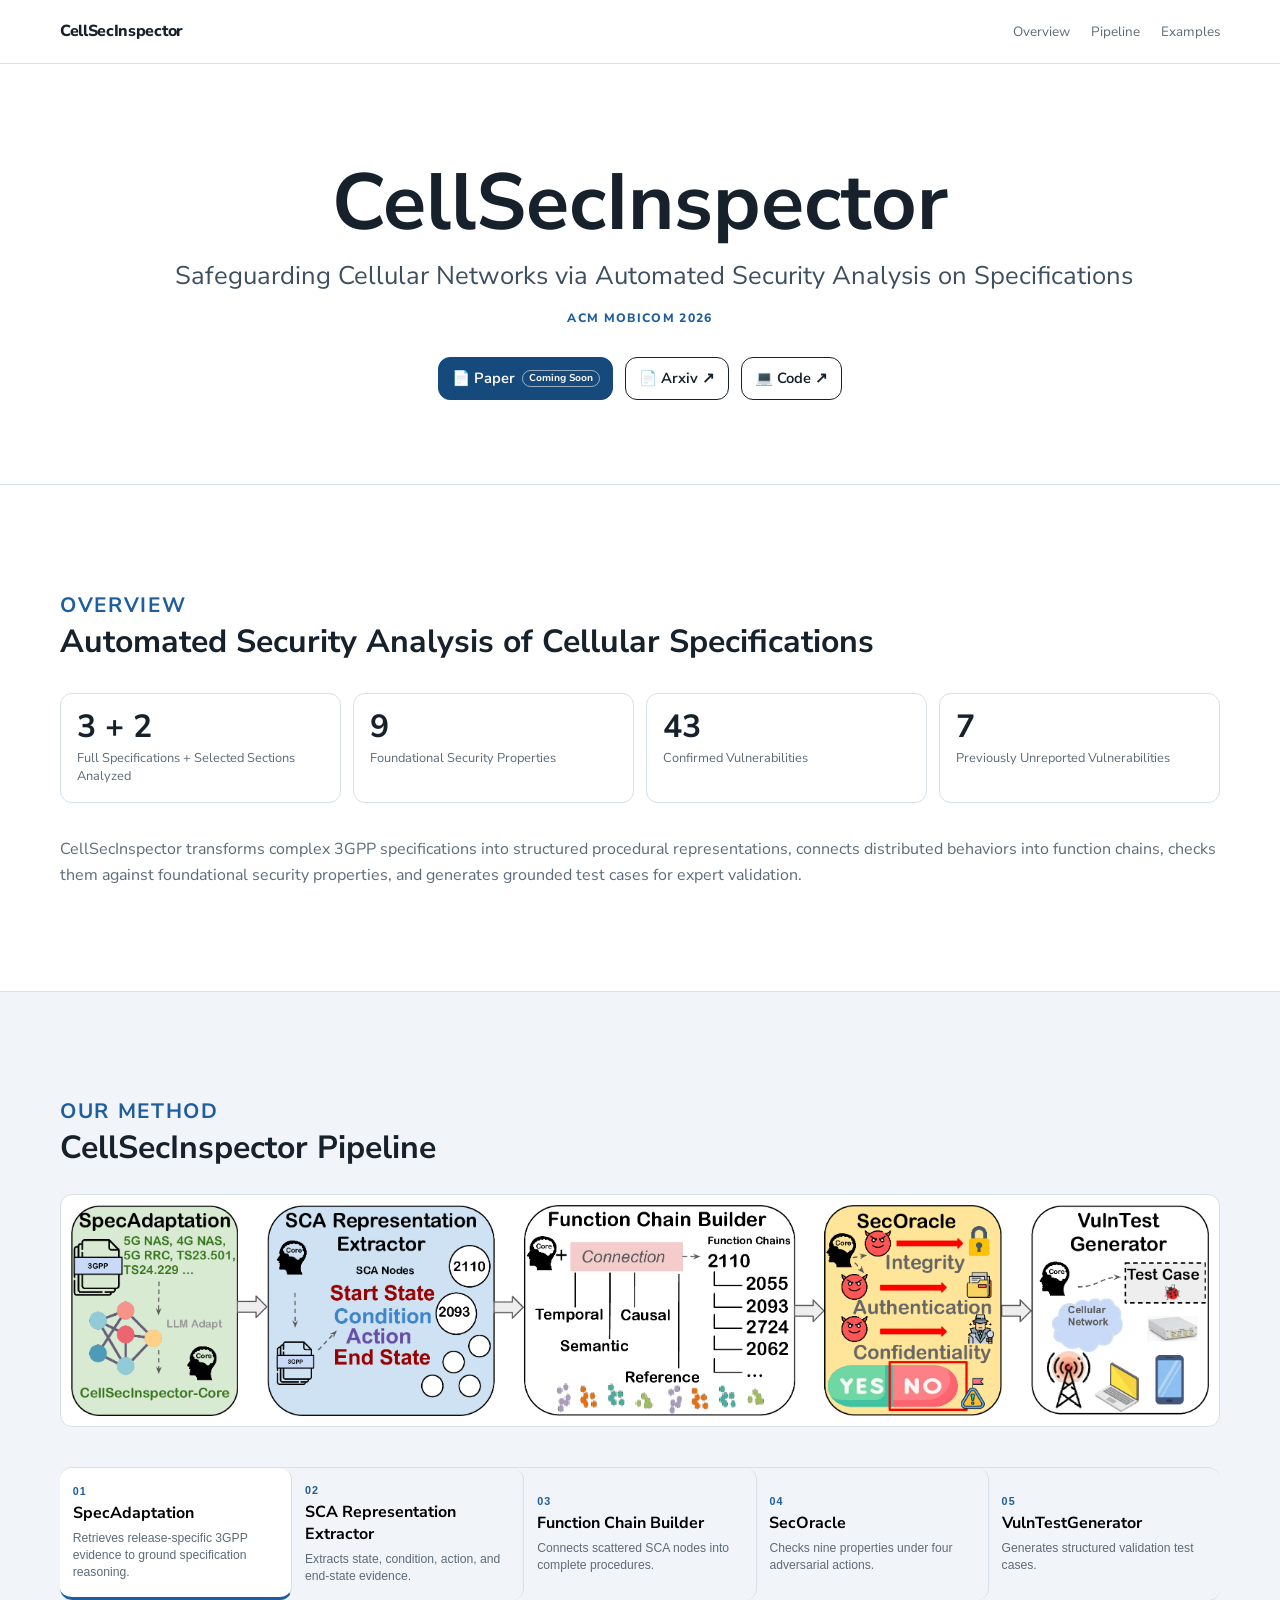
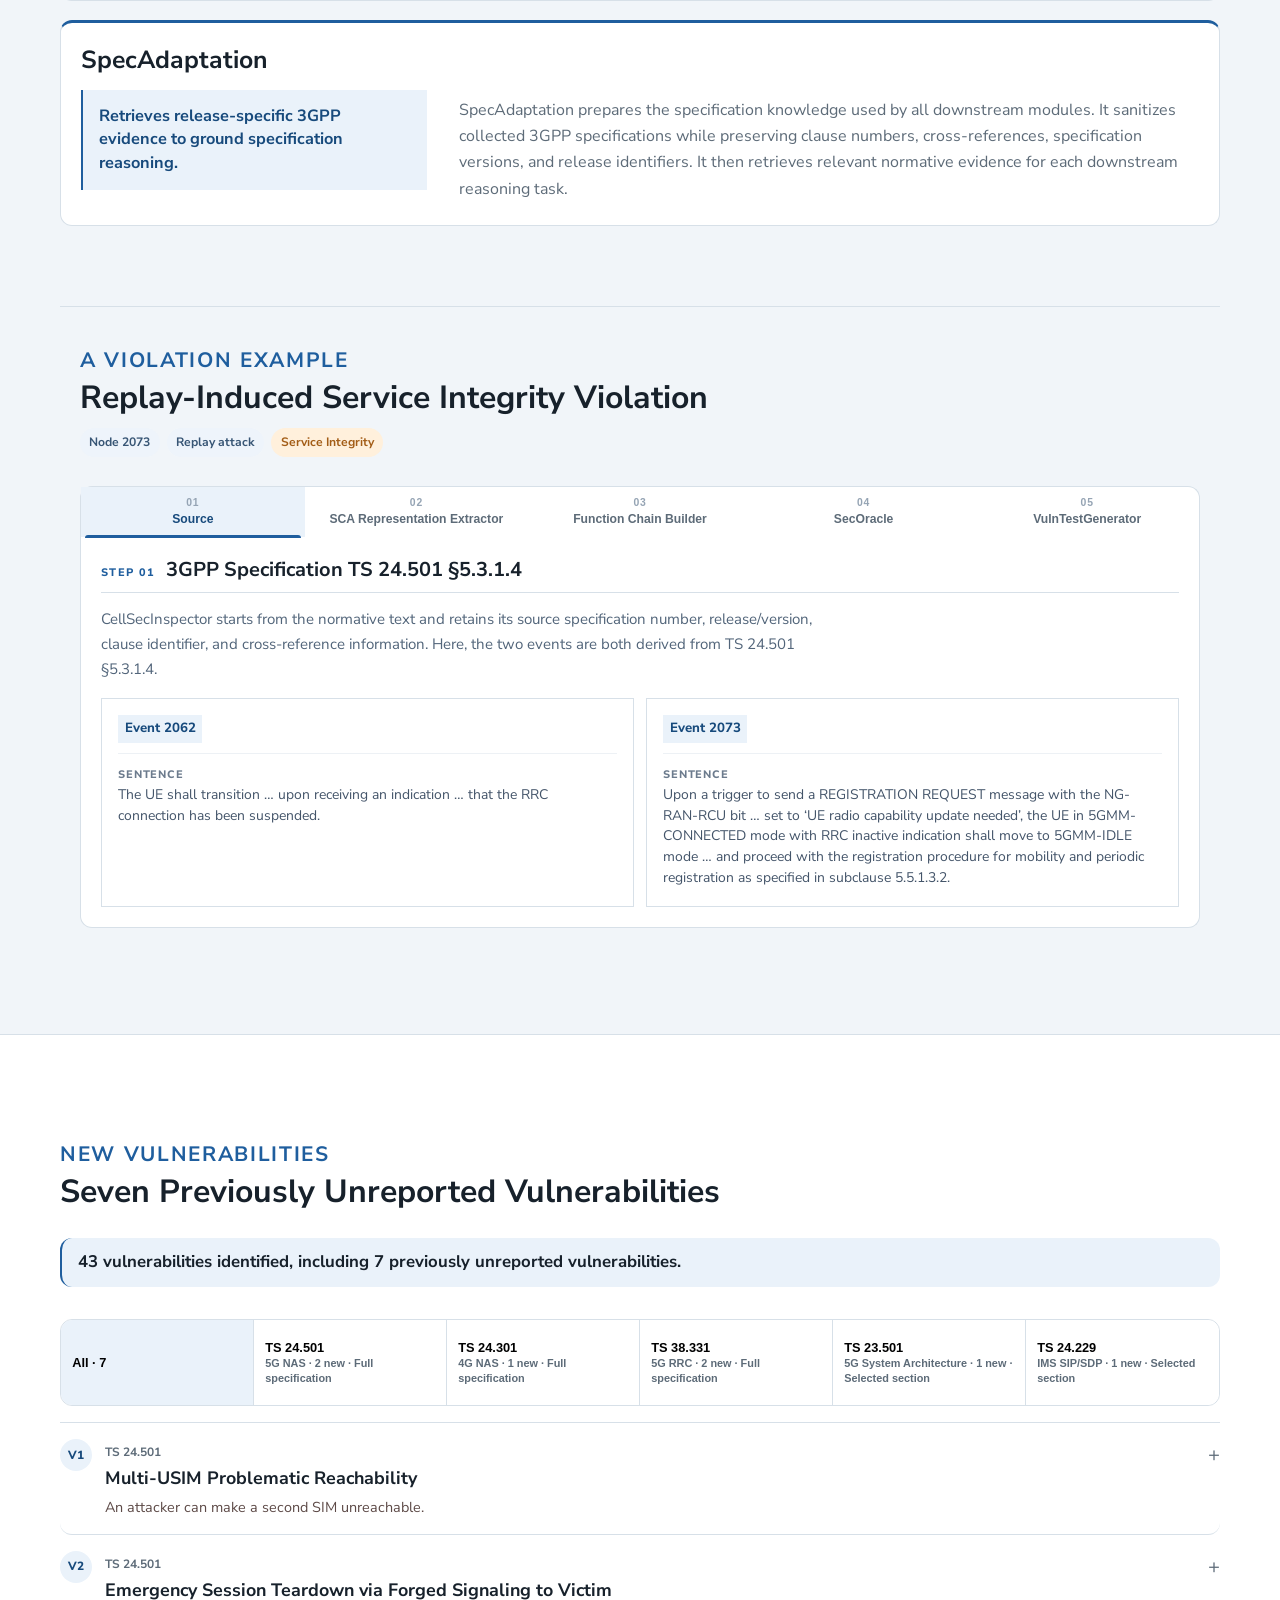
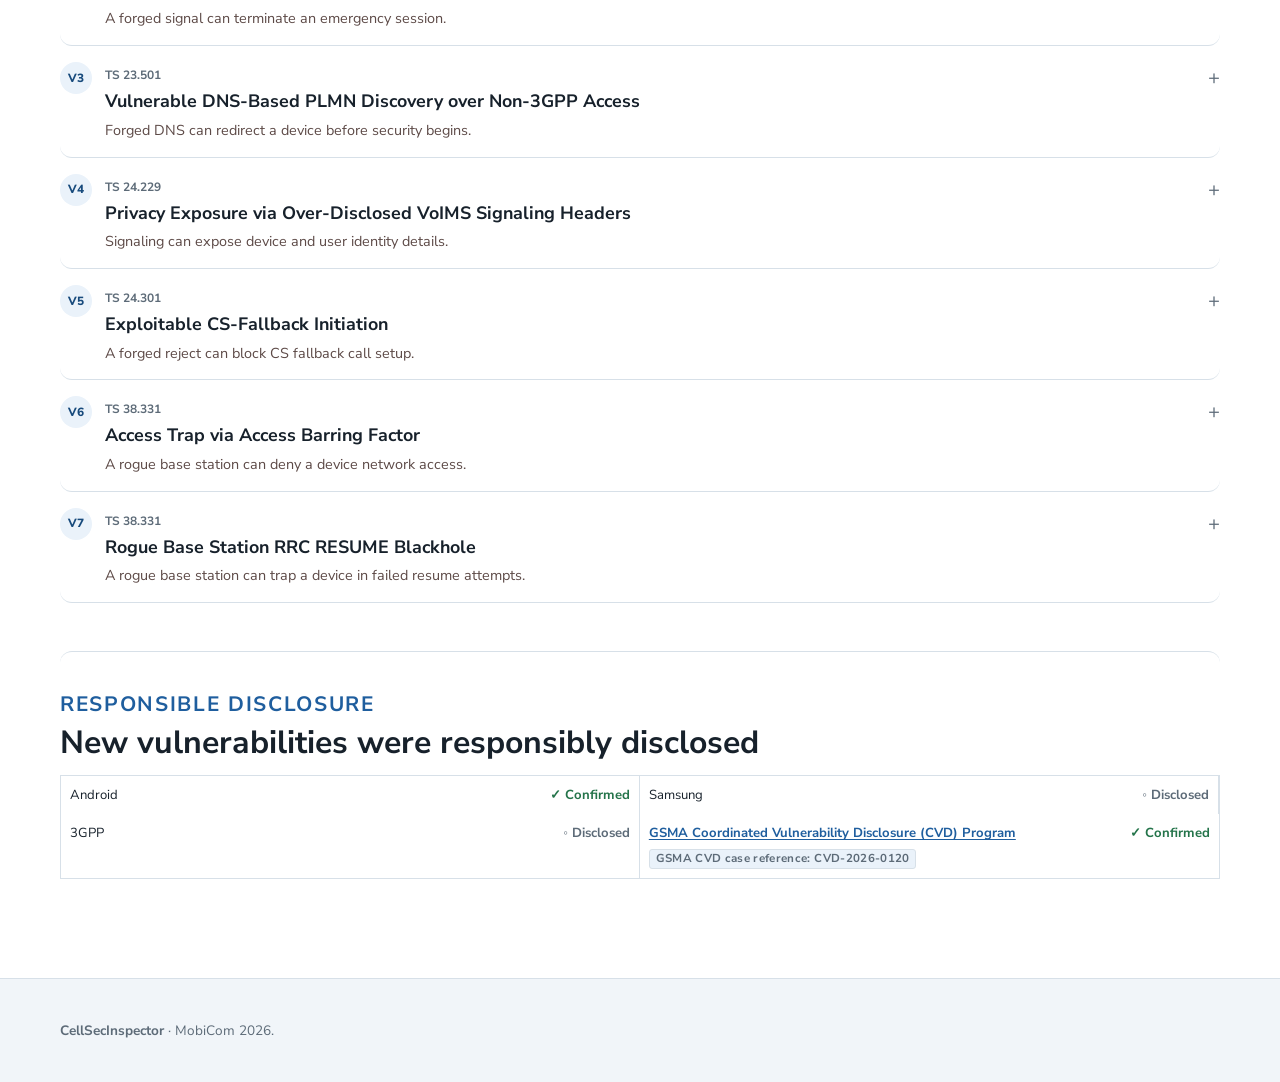
<file: website/index.html>
<!doctype html>
<html lang="en">
  <head>
    <meta charset="utf-8">
    <meta name="google-site-verification" content="l0g0WVXpMCMVh12zyrIpuZM5z5zgQ7Cfahg9MLNVxcA" />
    <meta name="viewport" content="width=device-width, initial-scale=1">
    <title>CellSecInspector: Automated 3GPP Specification Security Analysis</title>
    <meta name="description" content="CellSecInspector automates security analysis of 3GPP specifications.">
    <meta property="og:title" content="CellSecInspector">
    <meta property="og:description" content="Safeguarding cellular networks via automated security analysis on specifications.">
    <link rel="stylesheet" href="https://fonts.googleapis.com/css2?family=Noto+Sans:wght@400;500;600;700;800&family=Nunito+Sans:opsz,wght@6..12,700;6..12,800;6..12,900&display=swap">
    <link rel="stylesheet" href="style.css?v=20260804-9">
    <link rel="stylesheet" href="overrides.css?v=20260805-36">
    <link rel="stylesheet" href="site-clean.css?v=20260805-28">
  </head>
  <body>
    <header class="top-nav" aria-label="Primary navigation"><a class="brand" href="#top" aria-label="CellSecInspector home">CellSecInspector</a><nav class="page-nav" aria-label="Section navigation"><a href="#overview">Overview</a><a href="#system">Pipeline</a><a href="#findings">Examples</a></nav></header>

    <header id="top" class="hero"><div class="container">
      <h1>CellSecInspector</h1>
      <p class="paper-title">Safeguarding Cellular Networks via Automated Security Analysis on Specifications</p>
      <p class="venue">ACM MobiCom 2026</p>
      <div class="link-row"><span class="button primary disabled">📄 Paper <small class="coming-badge">Coming Soon</small></span><a class="button" href="https://arxiv.org/pdf/2512.24682" target="_blank" rel="noopener">📄 Arxiv ↗</a><a class="button" href="https://github.com/Chelsiehi/CellSecInspector-MobiCom26" target="_blank" rel="noopener">💻 Code ↗</a></div>
    </div></header>

    <main>
      <section id="overview" class="section"><div class="container-wide">
        <div class="section-heading"><p class="eyebrow">Overview</p><h2>Automated Security Analysis of Cellular Specifications</h2></div>
        <div class="overview-grid"><article><strong>3 + 2</strong><span>Full Specifications + Selected Sections Analyzed</span></article><article><strong>9</strong><span>Foundational Security Properties</span></article><article><strong>43</strong><span>Confirmed Vulnerabilities</span></article><article><strong>7</strong><span>Previously Unreported Vulnerabilities</span></article></div>
        <p class="overview-copy">CellSecInspector transforms complex 3GPP specifications into structured procedural representations, connects distributed behaviors into function chains, checks them against foundational security properties, and generates grounded test cases for expert validation.</p>
        <!-- Why It Matters temporarily hidden. Keep this block for a future revision.
        <div class="overview-why"><div class="section-heading"><p class="eyebrow">Why It Matters</p><h2>Design flaws in 3GPP specifications can create widespread threats with global negative impact</h2></div>
        <div class="why-grid"><article><h3>The Challenge</h3><ul><li><i aria-hidden="true">🌐</i>Thousands of specifications are published by 3GPP to ensure global interoperability across mobile networks and devices.</li><li><i aria-hidden="true">📚</i>NAS and RRC specifications span thousands of pages, with intricate interdependencies and frequent updates across releases.</li><li><i aria-hidden="true">⏳</i>Traditional manual analysis by experts is slow, error-prone, and infeasible at scale.</li><li><i aria-hidden="true">⚙️</i>Existing automated approaches primarily rely on rule-based parsing, keyword-driven scanning, or manually crafted security requirements.</li><li><i aria-hidden="true">⚠️</i>Design flaws in 3GPP specifications can propagate into all compliant networks and devices, creating widespread threats with global negative impact.</li></ul></article><div class="why-arrow" aria-hidden="true"><b>→</b></div><article><h3>The CellSecInspector Approach</h3><ul><li><i aria-hidden="true">🧩</i>CellSecInspector models mobile network procedures using structured State–Condition–Action representations.</li><li><i aria-hidden="true">🧱</i>The SCA Representation Extractor converts specification text into self-contained procedural transitions.</li><li><i aria-hidden="true">🔗</i>The Function Chain Builder connects scattered SCA nodes across sentences, clauses, and explicit specification references.</li><li><i aria-hidden="true">🛡️</i>SecOracle systematically checks function chains against foundational security properties.</li><li><i aria-hidden="true">🧪</i>VulnTestGenerator automatically produces structured test cases for candidate violations.</li></ul></article></div></div> -->
      </div></section>

      <section id="system" class="section"><div class="container-wide">
        <div class="section-heading method-heading pipeline-heading"><p class="eyebrow">Our Method</p><h2>CellSecInspector Pipeline</h2></div>
        <figure class="figure-panel"><a href="assets/Overview.pdf" target="_blank" rel="noopener"><img src="assets/Overview.png" alt="Figure 1: CellSecInspector system overview, from 3GPP specifications to SCA nodes, function chains, security analysis, and test cases"></a></figure>
        <div class="module-flow" id="module-flow"><button class="active" data-module="adapt"><b>SpecAdaptation</b><span>Retrieves release-specific 3GPP evidence to ground specification reasoning.</span></button><i>→</i><button data-module="sca"><b>SCA Representation Extractor</b><span>Extracts state, condition, action, and end-state evidence.</span></button><i>→</i><button data-module="chain"><b>Function Chain Builder</b><span>Connects scattered SCA nodes into complete procedures.</span></button><i>→</i><button data-module="oracle"><b>SecOracle</b><span>Checks nine properties under four adversarial actions.</span></button><i>→</i><button data-module="test"><b>VulnTestGenerator</b><span>Generates structured validation test cases.</span></button></div><article id="module-detail" class="module-detail"></article>
        <div class="system-example"><div class="section-heading"><p class="eyebrow">A Violation Example</p><h2>Replay-Induced Service Integrity Violation</h2></div>
        <div class="violation-tags" aria-label="Violation example summary"><span>Node 2073</span><span>Replay attack</span><strong>Service Integrity</strong></div>
        <div class="segmented-control walkthrough-steps" role="tablist" aria-label="Analysis steps"><button class="active" data-step="source">Source</button><button data-step="sca">SCA Representation Extractor</button><button data-step="chain">Function Chain Builder</button><button data-step="oracle">SecOracle</button><button data-step="test">VulnTestGenerator</button></div>
        <article id="walkthrough-panel" class="explorer-panel" aria-live="polite"></article></div>
      </div></section>

      <section id="findings" class="section"><div class="container-wide">
        <div class="section-heading findings-heading"><p class="eyebrow">New Vulnerabilities</p><h2>Seven Previously Unreported Vulnerabilities</h2></div>
        <div class="result-banner"><strong>43 vulnerabilities identified, including 7 previously unreported vulnerabilities.</strong></div>
        <div class="spec-filter" role="group" aria-label="Filter findings by specification"><button data-spec="all" class="active">All · 7</button><button data-spec="TS 24.501">TS 24.501<br><small>5G NAS · 2 new · Full specification</small></button><button data-spec="TS 24.301">TS 24.301<br><small>4G NAS · 1 new · Full specification</small></button><button data-spec="TS 38.331">TS 38.331<br><small>5G RRC · 2 new · Full specification</small></button><button data-spec="TS 23.501">TS 23.501<br><small>5G System Architecture · 1 new · Selected section</small></button><button data-spec="TS 24.229">TS 24.229<br><small>IMS SIP/SDP · 1 new · Selected section</small></button></div>
        <div id="findings-grid" class="findings-list"></div>
        <aside class="disclosure"><p class="eyebrow">Responsible Disclosure</p><h3>New vulnerabilities were responsibly disclosed</h3><div class="disclosure-grid"><span>Android <b>Confirmed</b></span><span>Samsung <b>Disclosed</b></span><span>3GPP <b>Disclosed</b></span><span><span class="disclosure-program"><a href="https://www.gsma.com/solutions-and-impact/technologies/security/gsma-mobile-security-research-acknowledgements/" target="_blank" rel="noopener noreferrer">GSMA Coordinated Vulnerability Disclosure (CVD) Program</a><br><small class="cvd-id">GSMA CVD case reference: CVD-2026-0120</small></span><b>Confirmed</b></span></div></aside>
      </div></section>

    </main>
    <footer id="citation"><div class="container"><p><strong>CellSecInspector</strong> · MobiCom 2026.</p></div></footer>
    <script src="data/content.js?v=20260805-2"></script><script src="site.js?v=20260805-30"></script>
  </body>
</html>
</file>
<file: website/style.css>
:root{--bg:#fff;--bg-soft:#fafbff;--bg-panel:#fff;--text:#1d2635;--muted:#667085;--line:rgba(29,38,53,.14);--accent:#1b4fa3;--accent-dark:#133b7a;--accent-soft:rgba(27,79,163,.08);--shadow:0 16px 42px rgba(29,38,53,.08);--serif:Georgia,"Times New Roman",serif;--sans:Inter,ui-sans-serif,system-ui,-apple-system,BlinkMacSystemFont,"Segoe UI",sans-serif}*{box-sizing:border-box}html{scroll-behavior:smooth}body{margin:0;color:var(--text);background:var(--bg);font:17px/1.6 var(--sans);-webkit-font-smoothing:antialiased}a{color:var(--accent-dark);text-decoration-thickness:.08em;text-underline-offset:.16em}img{display:block;max-width:100%}.container{width:min(calc(100% - 2rem),820px);margin:auto}.container-wide{width:min(calc(100% - 2rem),1080px);margin:auto}.brand{position:fixed;top:1.1rem;left:1.1rem;z-index:30;display:block;padding:.34rem .48rem;border:1px solid rgba(29,38,53,.1);border-radius:7px;background:rgba(255,255,255,.82);box-shadow:0 8px 24px rgba(29,38,53,.06);backdrop-filter:blur(8px);color:var(--accent-dark);font-size:.85rem;font-weight:750;text-decoration:none}.page-nav{position:fixed;top:50%;left:1rem;z-index:20;display:grid;gap:.15rem;transform:translateY(-50%);font-size:.78rem;opacity:0;pointer-events:none;transition:opacity 180ms ease}.page-nav.visible{opacity:1;pointer-events:auto}.page-nav a{padding:.2rem .55rem;border-left:2px solid transparent;color:#9ba5b6;text-decoration:none}.page-nav a.active,.page-nav a:hover{border-left-color:var(--accent);color:var(--text)}.hero{padding:4.8rem 0 3.4rem;text-align:center;background:linear-gradient(180deg,rgba(27,79,163,.07),rgba(255,255,255,0) 68%),var(--bg)}.kicker,.eyebrow{color:var(--accent-dark);font-size:.78rem;font-weight:700;letter-spacing:.1em;text-transform:uppercase}.hero h1{max-width:980px;margin:.5rem auto 0;font:700 clamp(2.5rem,5vw,4.2rem)/1.05 var(--serif)}.paper-title{max-width:980px;margin:.35rem auto 0;color:#43506a;font:1.05rem/1.5 var(--serif)}.link-row{display:flex;flex-wrap:wrap;justify-content:center;gap:.75rem;margin:1.55rem 0 1.7rem}.button{display:inline-flex;align-items:center;justify-content:center;min-height:2.35rem;padding:.5rem 1rem;border:1px solid var(--line);border-radius:7px;background:rgba(255,255,255,.78);color:var(--text);font-size:.92rem;font-weight:650;text-decoration:none;transition:transform 160ms ease,border-color 160ms ease}.button:hover{border-color:rgba(27,79,163,.5);transform:translateY(-1px)}.button.primary{border-color:var(--accent);background:var(--accent);color:#fff}.button.primary span{margin-left:.35rem;font-size:.68rem;font-weight:600;opacity:.82}.hero-summary{max-width:780px;margin:auto;color:#43506a;font-size:1.08rem}.section{padding:3.2rem 0}.section+.section{border-top:1px solid var(--line)}.section-heading{margin-bottom:1.4rem}.section-heading h2{margin:.25rem 0 0;font:700 clamp(1.65rem,3vw,2.35rem)/1.18 var(--serif)}.section-copy,.overview-copy{max-width:72ch;color:var(--muted)}.overview-grid{display:grid;grid-template-columns:repeat(4,1fr);gap:1rem;margin:1.4rem 0}.overview-grid article{padding:1rem;border:1px solid var(--line);border-radius:8px;background:var(--bg-soft)}.overview-grid strong{display:block;font:700 1.8rem/1.05 var(--serif)}.overview-grid span{display:block;margin-top:.35rem;color:var(--muted);font-size:.8rem;line-height:1.4}.figure-panel{margin:1.8rem 0 0;padding:1rem;border:1px solid var(--line);border-radius:8px;background:var(--bg-panel);box-shadow:var(--shadow)}.figure-panel img{width:100%;height:auto;border-radius:5px}.figure-panel figcaption{max-width:82ch;margin:.8rem auto 0;color:var(--muted);font-size:.9rem;line-height:1.5;text-align:center}.segmented-control{display:flex;flex-wrap:wrap;gap:.45rem;margin:1.25rem 0}.segmented-control button{padding:.42rem .72rem;border:1px solid var(--line);border-radius:6px;background:#fff;color:var(--text);cursor:pointer;font-size:.83rem;font-weight:650}.segmented-control button.active{border-color:var(--accent);background:var(--accent);color:#fff}.explorer-panel,.results-explorer{border:1px solid var(--line);border-radius:8px;background:var(--bg-panel);box-shadow:var(--shadow)}.explorer-panel{padding:1.3rem}.explorer-panel .eyebrow{margin:0 0 .4rem}.explorer-panel h3{margin:0 0 1rem;font:700 1.2rem/1.4 var(--serif)}.explorer-panel blockquote{margin:1rem 0;padding:.85rem 1rem;border-left:3px solid var(--accent);background:var(--accent-soft);font:italic 1rem/1.55 var(--serif)}.explorer-panel .meta{color:var(--muted);font-size:.84rem}.node-grid{display:grid;grid-template-columns:1fr 1fr;gap:1rem;margin-top:1rem}.node{padding:1rem;border:1px solid var(--line);border-radius:6px;background:#fff}.node>span{color:var(--accent-dark);font-size:.83rem;font-weight:750}.node dl{margin:.65rem 0 0}.node dt,.finding dt{margin-top:.65rem;color:var(--muted);font-size:.68rem;font-weight:800;letter-spacing:.08em;text-transform:uppercase}.node dd,.finding dd{margin:.1rem 0;font-size:.87rem}.results-explorer{padding:1.25rem}.explorer-header{display:flex;justify-content:space-between;gap:2rem;align-items:start}.explorer-header h3{margin:.15rem 0 0;font:700 1.45rem/1.2 var(--serif)}.explorer-header>p{max-width:42ch;margin:0;color:var(--muted);font-size:.91rem}.explorer-controls{display:flex;align-items:center;gap:.55rem;margin:1.35rem 0 .8rem;color:var(--muted);font-size:.86rem}.explorer-controls select{padding:.35rem;border:1px solid var(--line);border-radius:5px;background:#fff;color:var(--text)}.table-wrap{max-height:510px;overflow:auto;border:1px solid var(--line);border-radius:6px;background:#fff}table{width:100%;border-collapse:collapse;font-size:.87rem}th,td{padding:.65rem .75rem;border-bottom:1px solid #e6eaf1;text-align:left}th{position:sticky;top:0;background:#f2f5fa;font-size:.73rem;letter-spacing:.06em;text-transform:uppercase}.yes{color:#1b63b7;font-weight:700}.no{color:#a34f35;font-weight:700}.findings-list{display:grid;gap:.7rem}.finding{border:1px solid var(--line);border-radius:8px;background:var(--bg-panel)}.finding summary{display:grid;grid-template-columns:auto 1fr auto;gap:.8rem;align-items:center;padding:1rem;cursor:pointer;list-style:none}.finding summary::-webkit-details-marker{display:none}.badge{display:grid;place-items:center;width:2rem;height:2rem;border-radius:4px;background:var(--accent-soft);color:var(--accent-dark);font-size:.74rem;font-weight:800}.finding small{color:var(--muted);font-size:.75rem;font-weight:700}.finding h3{margin:.15rem 0 0;font:700 1.15rem/1.25 var(--serif)}.plus{color:var(--muted);font-size:1.25rem}.finding[open] .plus{transform:rotate(45deg)}.finding-body{padding:0 1rem 1rem;border-top:1px solid var(--line)}.finding-body dl{margin:0}footer{padding:2.2rem 0;background:#f3f6fb;color:var(--muted);font-size:.85rem}footer p{margin:.35rem 0}@media(max-width:900px){.brand{position:absolute}.page-nav{display:none}.hero{padding-top:5rem}.overview-grid{grid-template-columns:repeat(2,1fr)}}@media(max-width:650px){body{font-size:16px}.container,.container-wide{width:min(calc(100% - 1.4rem),1080px)}.hero h1{font-size:2.35rem}.paper-title{font-size:.98rem}.section{padding:2.6rem 0}.node-grid{grid-template-columns:1fr}.overview-grid{grid-template-columns:1fr 1fr}.explorer-header{display:block}.explorer-header>p{margin-top:.8rem}}
</file>
<file: website/overrides.css>
#pipeline .section-heading {
  text-align: left;
}

#pipeline .figure-panel {
  margin-left: auto;
  margin-right: auto;
}

#overview .overview-copy,
#walkthrough .section-copy,
#findings .section-copy {
  max-width: none;
}

.paper-title {
  font-size: 1.45rem;
}

html,body { overflow-x:hidden; }
.container-wide { width:min(calc(100% - clamp(1.5rem,5vw,4rem)), 1220px); }
.container { width:min(calc(100% - clamp(1.5rem,5vw,4rem)), 820px); }
.section { padding:clamp(5.5rem,9vw,7.5rem) 0; }
.section-heading h2 { font-size:clamp(2.2rem,4vw,4rem); }
.section-heading { margin-bottom:clamp(1.25rem,2vw,1.8rem); }
.section-copy,.overview-copy { max-width:78ch; }
.explorer-panel,.results-explorer,.finding,.why-grid article,.rq-grid article,.module-detail,.sca-demo article,.explorer-grid article,.disclosure { border-color:rgba(29,38,53,.14); border-radius:8px; box-shadow:0 10px 28px rgba(29,38,53,.05); }
#system,#evaluation { background:#eaf1f8; }
#findings { background:#fcfdff; }
.finding h3,.explorer-grid h3,.disclosure h3,.finding-example h3 { font-size:clamp(1.35rem,2.4vw,2rem); }

.hero { min-height:0; padding:clamp(5.8rem, 12vh, 7.4rem) 0 clamp(3.4rem, 7vh, 4.6rem); }
.hero h1 { font-size:clamp(2.9rem, 7vw, 5.5rem); }
.hero .paper-title { max-width:1080px; font-size:clamp(1.15rem, 2.25vw, 1.75rem); }
.venue { margin:.7rem 0 0; color:var(--muted); font-size:.92rem; font-weight:700; letter-spacing:.02em; }
.coming-badge { margin-left:.4rem; padding:.16rem .38rem; border:1px solid rgba(255,255,255,.55); border-radius:999px; font-size:.62rem; font-weight:700; line-height:1; }

.top-nav { position:sticky; top:0; z-index:50; display:flex; align-items:center; justify-content:space-between; gap:1rem; min-height:4.1rem; padding:0 max(1rem, calc((100% - 1080px) / 2)); border-bottom:1px solid rgba(29,38,53,.12); background:rgba(255,255,255,.86); backdrop-filter:blur(12px); }
.top-nav .brand { position:static; padding:0; border:0; border-radius:0; background:none; box-shadow:none; backdrop-filter:none; color:var(--text); font-size:1rem; }
.top-nav .page-nav { position:static; display:flex; align-items:center; gap:.2rem; transform:none; opacity:1; pointer-events:auto; font-size:.84rem; }
.top-nav .page-nav a { padding:.45rem .62rem; border:0; border-radius:5px; color:var(--muted); }
.top-nav .page-nav a.active,.top-nav .page-nav a:hover { background:var(--accent-soft); color:var(--accent-dark); }
.top-nav a:focus-visible { outline:2px solid var(--accent); outline-offset:2px; }
@media (max-width:650px) { .top-nav { min-height:3.65rem; padding:0 .7rem; } .top-nav .page-nav { max-width:72vw; overflow-x:auto; scrollbar-width:none; } .top-nav .page-nav a { white-space:nowrap; padding:.4rem .45rem; } }

.hero-metrics {
  display: grid;
  grid-template-columns: repeat(4, 1fr);
  gap: .7rem;
  margin: 1.7rem auto 0;
  text-align: left;
}

.hero-metrics article {
  padding: .85rem .9rem;
  border: 1px solid rgba(27, 79, 163, .2);
  border-radius: 8px;
  background: rgba(255, 255, 255, .72);
}

.hero-metrics strong {
  display: block;
  color: var(--accent-dark);
  font: 700 1.85rem/1 var(--serif);
}

.hero-metrics span {
  display: block;
  margin-top: .35rem;
  color: var(--muted);
  font-size: .74rem;
  font-weight: 700;
  line-height: 1.35;
}

.overview-grid article { min-height:0; display:flex; flex-direction:column; justify-content:flex-start; animation:card-enter 420ms both; }
.overview-grid article:nth-child(2) { animation-delay:60ms; }.overview-grid article:nth-child(3) { animation-delay:120ms; }.overview-grid article:nth-child(4) { animation-delay:180ms; }
.overview-grid span { margin-top:.45rem; }
.overview-why { margin-top:3rem; padding-top:3rem; }
@keyframes card-enter { from { opacity:0; transform:translateY(8px); } to { opacity:1; transform:none; } }
@media (prefers-reduced-motion:reduce) { .overview-grid article { animation:none; } }

.why-grid,.rq-grid { display:grid; gap:1rem; }
.why-grid { grid-template-columns:1fr auto 1fr; align-items:stretch; margin:1.4rem 0 2.6rem; }
.why-grid article,.rq-grid article { padding:1.2rem; border:1px solid var(--line); border-radius:8px; background:#fff; }
.why-grid article { position:relative; overflow:hidden; }.why-grid article::before { content:''; position:absolute; inset:0 auto 0 0; width:3px; background:var(--accent); }.why-grid h3 { margin:0; padding-bottom:.65rem; border-bottom:1px solid var(--line); font:700 1.2rem var(--serif); }.why-grid ul { display:grid; gap:.5rem; margin:.85rem 0 0; padding:0; list-style:none; color:var(--muted); }.why-grid li { display:grid; grid-template-columns:2rem 1fr; align-items:start; gap:.55rem; padding:.5rem; border:1px solid transparent; border-radius:7px; background:#f8fafc; font-size:.88rem; line-height:1.5; transition:background 150ms,transform 150ms,border-color 150ms; }.why-grid li:hover { border-color:rgba(27,79,163,.2); background:var(--accent-soft); transform:translateX(2px); }.why-grid i { display:grid; place-items:center; width:1.6rem; height:1.6rem; border-radius:5px; background:#fff; box-shadow:0 2px 6px rgba(29,38,53,.08); font-size:.9rem; font-style:normal; line-height:1; }.why-arrow { align-self:center; display:grid; gap:.3rem; justify-items:center; color:var(--accent-dark); font-size:.72rem; font-weight:700; text-align:center; }.why-arrow b { display:grid; place-items:center; width:2.5rem; height:2.5rem; border:1px solid rgba(27,79,163,.18); border-radius:50%; background:#fff; box-shadow:0 5px 16px rgba(29,38,53,.08); font-size:1.35rem; animation:arrow-in 500ms both; }.why-arrow span { max-width:7rem; }
@keyframes arrow-in { from { opacity:0; transform:translateX(-8px); } to { opacity:1; transform:none; } }
@media (max-width:900px) and (min-width:651px) { .rq-grid { grid-template-columns:repeat(2,1fr); } }
.method-heading { margin-top:2.4rem; }
.system-example { margin-top:4rem; }
.system-example .section-heading { margin-bottom:.7rem; }.violation-tags { display:flex; flex-wrap:wrap; gap:.45rem; margin:.75rem 0; }.violation-tags span,.violation-tags strong { padding:.32rem .58rem; border-radius:999px; background:#eef4fb; color:#385675; font-size:.76rem; font-weight:700; }.violation-tags strong { background:#fff0dc; color:#a35d17; }.violation-copy { max-width:82ch; margin-top:.7rem; padding:.85rem 1rem; border-left:3px solid #d57b2a; background:linear-gradient(90deg,#fffaf4,transparent); color:#556577; line-height:1.65; }.system-example .walkthrough-steps { display:grid; grid-template-columns:repeat(5,1fr); gap:0; margin:1.5rem 0 0; border-bottom:1px solid var(--line); }.system-example .walkthrough-steps button { position:relative; padding:.65rem .45rem .7rem; border:0; border-radius:0; background:transparent; color:var(--muted); font-size:.76rem; text-align:center; }.system-example .walkthrough-steps button::before { content:counter(example-step, decimal-leading-zero); counter-increment:example-step; display:block; margin-bottom:.22rem; color:#95a4b4; font-size:.65rem; font-weight:800; letter-spacing:.08em; }.system-example .walkthrough-steps { counter-reset:example-step; }.system-example .walkthrough-steps button.active { color:var(--accent-dark); background:#f5f9fe; }.system-example .walkthrough-steps button.active::after { content:''; position:absolute; right:.25rem; bottom:-1px; left:.25rem; height:3px; border-radius:3px 3px 0 0; background:var(--accent); }.system-example .explorer-panel { margin-top:0; padding:1.25rem; border-top:0; border-radius:0 0 8px 8px; box-shadow:0 12px 28px rgba(29,38,53,.05); }.system-example .explorer-panel blockquote { border-left-color:#d57b2a; background:#fffaf4; }
@media (max-width:650px) { .system-example .walkthrough-steps { display:flex; overflow-x:auto; }.system-example .walkthrough-steps button { min-width:8.5rem; }.violation-copy { padding:.75rem .85rem; } }
.rq-grid { grid-template-columns:repeat(3,1fr); }
.rq-grid small { color:var(--accent-dark); font-size:.72rem; font-weight:800; }
.rq-grid strong { display:block; margin:.5rem 0; font:700 1.55rem/1.05 var(--serif); }
.rq-grid p,.team-names { margin:0; color:var(--muted); font-size:.85rem; line-height:1.45; }
.rq-grid article { cursor:pointer; }.rq-grid article.active { border-color:var(--accent); background:var(--accent-soft); }.rq-grid article:focus-visible { outline:2px solid var(--accent); outline-offset:2px; }.rq-detail { margin:1rem 0; padding:1rem 1.2rem; border:1px solid var(--accent); border-radius:8px; background:#fafcff; }.rq-detail p:last-child { margin:.25rem 0 0; color:var(--muted); }
.rq2-bars { display:grid; gap:.7rem; margin:1rem 0; }.rq2-bars div { display:grid; grid-template-columns:9rem 1fr 5rem; gap:.7rem; align-items:center; font-size:.82rem; }.rq2-bars i { height:.55rem; border-radius:99px; background:var(--accent); }.rq2-bars div:first-child i { background:#77839a; }
.rq2-tabs { display:flex; gap:.4rem; margin:.8rem 0; }.rq2-tabs button { padding:.35rem .55rem; border:1px solid var(--line); border-radius:5px; background:#fff; cursor:pointer; }.rq2-tabs button.active { border-color:var(--accent); background:var(--accent-soft); }.rq-detail tbody td:nth-child(3) { color:#9b3f2d; font-weight:700; }.rq-detail tbody td:last-child { color:#1b63b7; font-weight:700; }
.conversion-funnel { display:grid; justify-items:center; gap:.28rem; margin:1rem 0; }.conversion-funnel span { width:min(100%,32rem); padding:.45rem; border-radius:5px; background:var(--accent-soft); text-align:center; font-weight:700; }.conversion-funnel span:nth-of-type(4){width:76%;}.conversion-funnel span:nth-of-type(6){width:58%;}.conversion-funnel span:nth-of-type(7){width:44%;}.conversion-funnel b{color:var(--accent);}.conversion-grid{display:grid;grid-template-columns:1fr 1fr;gap:.5rem}.conversion-grid span{padding:.55rem;border:1px solid var(--line);border-radius:5px;font-size:.82rem}.conversion-grid b{display:block;margin-top:.25rem;color:var(--muted)}.conversion-note{padding:.65rem;border-left:3px solid var(--accent);background:var(--accent-soft);font-weight:700}
.coverage { display:grid; gap:.35rem; margin-top:.7rem; font-size:.7rem; }.coverage span { display:grid; grid-template-columns:1fr 3rem; gap:.3rem; align-items:center; }.coverage i { display:block; height:.35rem; border-radius:1rem; background:var(--accent); grid-column:1; }.coverage span { grid-template-columns:1fr 2.2rem; }.coverage i { width:100%; }
.resource-links { display:flex; flex-wrap:wrap; gap:.7rem; }
.spec-filter { display:grid; grid-template-columns:repeat(6,1fr); gap:.5rem; margin:1rem 0; }.spec-filter button { padding:.6rem; border:1px solid var(--line); border-radius:6px; background:#fff; text-align:left; cursor:pointer; font-weight:700; }.spec-filter small { color:var(--muted); font-size:.68rem; font-weight:600; }.spec-filter button.active { border-color:var(--accent); background:var(--accent-soft); }
.finding[open] .plus { transform:none; font-size:0; }.finding[open] .plus::after { content:'−'; font-size:1.25rem; }
.sca-demo { display:grid; grid-template-columns:minmax(0,1fr) auto minmax(0,1fr); align-items:center; gap:1rem; margin:1rem 0 1.15rem; }.sca-demo article { padding:1.15rem; border:1px solid var(--line); border-radius:8px; }.sca-demo article:first-child>p:last-child { font:1.05rem/1.75 var(--serif); }.sca-demo button { border:0; background:transparent; color:inherit; cursor:pointer; text-align:left; font:inherit; }.sca-demo article:first-child button { padding:0 .08rem; border-radius:3px; }.sca-demo article:last-child button { display:block; width:100%; margin:.45rem 0; padding:.65rem; border:1px solid var(--line); border-radius:5px; }.sca-demo b,.sca-demo span { display:block; }.sca-demo span { margin-top:.18rem; color:var(--muted); font-size:.84rem; }.sca-demo .active { outline:2px solid var(--accent); background:var(--accent-soft); }.sca-demo button:focus-visible { outline:2px solid var(--accent); outline-offset:2px; }.sca-arrow { display:grid; justify-items:center; gap:.3rem; color:var(--muted); font-size:.7rem; line-height:1.2; text-align:center; }.sca-arrow b { color:var(--accent); font-size:1.5rem; }.sca-legend { display:flex; flex-wrap:wrap; gap:.35rem; margin-top:.8rem; }.sca-legend span { margin:0; padding:.22rem .4rem; border-radius:999px; font-size:.69rem; color:#263548; }.sca-source .evidence-trigger,.sca-legend .evidence-trigger { background:#dceeff; }.sca-source .evidence-action,.sca-legend .evidence-action { background:#dff4e6; }.sca-source .evidence-timer,.sca-legend .evidence-timer { background:#fff0c9; }.sca-source .evidence-connection,.sca-legend .evidence-connection { background:#eee2fb; }.sca-source .evidence-reference,.sca-legend .evidence-reference { background:#fde2e6; }.sca-source button.active { box-shadow:0 0 0 2px var(--accent); }.module-subtitle { color:var(--muted); margin-top:-.15rem; }
.module-flow { display:flex; align-items:stretch; gap:.45rem; margin:1.25rem 0 .7rem; overflow:auto; }
.module-flow button { flex:1; min-width:10rem; padding:.85rem; border:1px solid var(--line); border-radius:8px; background:#fff; text-align:left; cursor:pointer; }
.module-flow button.active { border-color:var(--accent); background:var(--accent-soft); }
.module-flow b,.module-flow span { display:block; }.module-flow span { margin-top:.35rem; color:var(--muted); font-size:.77rem; line-height:1.35; }.module-flow i { align-self:center; color:var(--accent); font-style:normal; animation:pulse 1.5s infinite; }.module-detail { min-height:5rem; padding:1rem 1.15rem; border-left:3px solid var(--accent); background:var(--accent-soft); }.module-detail p:last-child { margin:.2rem 0 0; }
.module-detail h3{margin:.1rem 0 .5rem;font:700 1.5rem var(--serif)}.evidence-flow{display:flex;align-items:center;gap:.4rem;flex-wrap:wrap;margin:1rem 0}.evidence-flow span,.metadata span{padding:.4rem .55rem;border:1px solid var(--line);border-radius:5px;background:#fff;font-size:.8rem}.evidence-flow b{color:var(--accent)}.metadata{display:flex;gap:.4rem;flex-wrap:wrap;margin:.7rem 0}.metadata b{width:100%;font-size:.8rem}.example-box{padding:.8rem;border:1px solid var(--line);border-radius:6px;background:#fff}.example-box p{margin:.15rem 0 .6rem;color:var(--muted);font-size:.88rem}
.adapt-copy { display:grid; grid-template-columns:minmax(14rem,.7fr) minmax(0,1.5fr); gap:1.2rem; align-items:start; margin-top:.85rem; }.adapt-copy p { margin:0; }.adapt-copy p:first-child { padding:.9rem 1rem; border-left:3px solid var(--accent); border-radius:0 7px 7px 0; background:#fff; color:var(--accent-dark); font:700 1.02rem/1.45 var(--serif); }.adapt-copy p:last-child { padding:.2rem 0; color:var(--muted); line-height:1.65; }
@media (max-width:650px) { .adapt-copy { grid-template-columns:1fr; gap:.8rem; } }
.explorer-grid { display:grid; grid-template-columns:1fr 1fr; gap:1rem; margin-top:1.4rem; }.explorer-grid article { padding:1.15rem; border:1px solid var(--line); border-radius:8px; }.explorer-grid h3 { margin:.25rem 0 .7rem; font:700 1.2rem/1.2 var(--serif); }.explorer-grid article>p:last-child { color:var(--muted); font-size:.86rem; }.chain-diagram { display:flex; align-items:center; gap:.45rem; flex-wrap:wrap; padding:.7rem; background:#fafcff; }.chain-diagram span,.chain-diagram b { padding:.38rem .5rem; border-radius:5px; font-size:.75rem; }.chain-diagram span { border:1px solid var(--line); background:#fff; }.chain-diagram b { color:#fff; background:#3676c5; }.chain-diagram .reference { background:#9b3f2d; }.security-matrix { display:grid; grid-template-columns:repeat(4,1fr); gap:.35rem; }.security-matrix div { padding:.4rem; border-radius:4px; background:var(--accent-soft); color:var(--accent-dark); font-size:.72rem; font-weight:700; text-align:center; }.security-matrix div:nth-child(n+5) { background:#fff1ee; color:#9b3f2d; }
@keyframes pulse { 50% { transform:translateX(3px); } }

#walkthrough {
  background: #fafcff;
}

.walkthrough-steps {
  gap: .55rem;
  margin: 1.65rem 0 1rem;
}

.walkthrough-steps button {
  padding: .58rem .78rem;
}

#walkthrough-panel {
  box-shadow: none;
}

.step-explainer {
  max-width: 78ch;
  margin: 0 0 1rem;
  color: var(--muted);
  font-size: .95rem;
  line-height: 1.55;
}

.finding-example {
  display: grid;
  grid-template-columns: minmax(15rem, .8fr) minmax(0, 1.2fr);
  gap: 1.8rem;
  align-items: center;
  margin: 1.5rem 0;
  padding: 1.25rem;
  border: 1px solid var(--line);
  border-radius: 10px;
  background: #fff;
}

.finding-example .eyebrow {
  margin: 0 0 .35rem;
}

.finding-example h3 {
  margin: 0;
  font: 700 clamp(1.25rem, 2.3vw, 1.7rem)/1.2 var(--serif);
}

.finding-example p:not(.eyebrow) {
  margin: .65rem 0 0;
  color: var(--muted);
  font-size: .94rem;
  line-height: 1.55;
}

.finding-example img {
  width: 100%;
  border-radius: 6px;
}

.finding {
  border-left: 3px solid #c86754;
}

.finding summary {
  align-items: start;
}

.finding-summary p {
  margin: .45rem 0 0;
  color: #5d4a47;
  font-size: .9rem;
  line-height: 1.45;
}

.finding-summary p b {
  color: #9b3f2d;
}

.finding-figure {
  margin: 1.1rem 0;
  padding: .7rem;
  border: 1px solid var(--line);
  border-radius: 7px;
  background: #fff;
}

.finding-figure img {
  width: 100%;
  border-radius: 4px;
}

.finding-figure figcaption {
  margin-top: .55rem;
  color: var(--muted);
  font-size: .78rem;
  line-height: 1.4;
}
.result-banner { margin:0 0 1rem; padding:.85rem 1rem; border-left:3px solid var(--accent); background:var(--accent-soft); font:700 1.05rem/1.35 var(--serif); }.disclosure-grid { display:grid; grid-template-columns:1fr 1fr; gap:.5rem; margin:.8rem 0; }.disclosure-grid span { display:flex; justify-content:space-between; gap:.5rem; padding:.55rem; border:1px solid var(--line); border-radius:5px; font-size:.82rem; }.disclosure-grid b { color:#24744a; }.disclosure-grid b::before { content:'✓ '; }.disclosure-grid span:nth-child(2) b,.disclosure-grid span:nth-child(3) b { color:var(--muted); }.disclosure-grid span:nth-child(2) b::before,.disclosure-grid span:nth-child(3) b::before { content:'◦ '; }
.disclosure-grid > span:nth-child(4) { align-items:flex-start; }.disclosure-grid > span:nth-child(4) > .disclosure-program { display:block; flex:1; min-width:0; padding:0; border:0; font-size:inherit; }.disclosure-program a { color:var(--accent); font-weight:700; line-height:1.35; }.cvd-id { display:inline-block; margin-top:.3rem; padding:.13rem .36rem; border:1px solid var(--line); border-radius:3px; background:var(--accent-soft); color:var(--muted); font:700 .72rem/1.2 var(--sans); letter-spacing:.03em; }
.disclosure { margin-top:1.2rem; padding:1.15rem; border:1px solid var(--line); border-radius:8px; background:#fafcff; }.disclosure h3 { margin:.2rem 0; font:700 1.2rem/1.2 var(--serif); }.disclosure p:last-child { margin:.55rem 0 0; color:var(--muted); font-size:.9rem; }

@media (max-width: 650px) {
  .hero-metrics {
    grid-template-columns: 1fr 1fr;
  }

  .why-grid,.rq-grid { grid-template-columns:1fr; }.why-arrow { grid-template-columns:1fr auto 1fr; grid-template-rows:1fr; margin:.2rem 0; }.why-arrow span { max-width:none; }.why-arrow b { transform:rotate(90deg); }
  .explorer-grid { grid-template-columns:1fr; }
  .sca-demo { grid-template-columns:1fr; }
  .sca-arrow { grid-template-columns:1fr auto 1fr; grid-template-rows:1fr; }
  .sca-arrow b { transform:rotate(90deg); }
  .spec-filter { grid-template-columns:1fr 1fr; }
  .disclosure-grid { grid-template-columns:1fr; }

  .walkthrough-steps button {
    width: 100%;
    text-align: left;
  }

  .finding-example {
    grid-template-columns: 1fr;
    gap: 1rem;
  }
}

@media (min-width: 801px) {
  .hero .container {
    width: min(calc(100% - 2rem), 1080px);
  }

  .paper-title {
    max-width: none;
    white-space: nowrap;
  }
}

/* Module 03: interactive function-chain explorer */
.chain-legend { display:flex; flex-wrap:wrap; gap:.5rem; margin:1rem 0 .65rem; }
.chain-legend span { padding:.3rem .55rem; border-radius:999px; font-size:.76rem; font-weight:700; }
.chain-legend .temporal { background:#e2efff; color:#1a5ea7; }.chain-legend .semantic { background:#eee6fb; color:#65429b; }.chain-legend .causal { background:#fff0df; color:#b45c10; }.chain-legend .reference { background:#e0f5e9; color:#26754e; }
.chain-scroller { overflow-x:auto; padding:.4rem; border:1px solid var(--line); border-radius:8px; background:#fff; }
.chain-graph { display:block; min-width:760px; width:100%; height:auto; }.chain-node { cursor:pointer; }.chain-node rect { fill:#fff; stroke:#7d8999; stroke-width:1.3; transition:fill .18s ease,stroke .18s ease,stroke-width .18s ease; }.chain-node text { font:700 13px var(--sans); fill:#1d2b3a; pointer-events:none; }.chain-node .chain-node-key { font:10px var(--sans); fill:#5f6b78; }.chain-node:hover rect,.chain-node.active rect,.chain-node:focus rect { fill:var(--accent-soft); stroke:var(--accent); stroke-width:2.4; }.chain-node:focus { outline:none; }
.chain-edge { fill:none; stroke-width:3; marker-end:url(#chainArrow); cursor:pointer; pointer-events:stroke; }.chain-edge.neutral { stroke:#aebbc9; stroke-width:2; cursor:default; pointer-events:none; }.chain-edge.temporal { stroke:#2f79c9; }.chain-edge.semantic { stroke:#7a57a8; stroke-dasharray:8 6; }.chain-edge.causal { stroke:#dc7b27; stroke-width:4; }.chain-edge.reference { stroke:#329160; stroke-width:6; }.chain-edge.active { stroke-width:7; filter:drop-shadow(0 0 2px rgba(34,71,110,.35)); }.chain-graph marker path { fill:#60758c; }
.chain-inspector { margin-top:.85rem; padding:.9rem 1rem; border-left:3px solid var(--accent); background:#fff; }.chain-inspector p { margin:.15rem 0 .45rem; }.chain-inspector dl { display:grid; grid-template-columns:10rem 1fr; gap:.45rem .75rem; margin:.6rem 0 0; }.chain-inspector dt { font-weight:700; }.chain-inspector dd { margin:0; color:var(--muted); }.chain-key { font:600 1rem/1.4 var(--serif); }.chain-note { margin:.9rem 0 0; color:var(--muted); font-size:.9rem; line-height:1.6; }
@media (max-width:650px) { .chain-inspector dl { grid-template-columns:1fr; gap:.15rem; } }
.chain-paper-figure { width:min(100%,900px); margin:1rem auto 0; padding:.8rem; border:1px solid var(--line); border-radius:8px; background:#fff; }.chain-paper-figure img { display:block; width:100%; height:clamp(300px,58vw,680px); object-fit:contain; object-position:center; border-radius:5px; background:#fff; }.chain-paper-figure figcaption { margin:.6rem .15rem .05rem; color:var(--muted); font-size:.78rem; line-height:1.4; text-align:center; }
.chain-intro { max-width:76ch; margin:.15rem 0 1rem; color:var(--muted); }.chain-strategies { display:grid; grid-template-columns:1.2fr 1fr; gap:.75rem; }.chain-strategies article { padding:1rem; border:1px solid var(--line); border-radius:8px; background:#fff; }.chain-number { color:var(--accent); font-size:.68rem; font-weight:800; letter-spacing:.12em; }.chain-strategies h4 { margin:.25rem 0 .35rem; font:700 1.08rem/1.25 var(--serif); }.chain-strategies article>p { margin:0; color:var(--muted); font-size:.82rem; line-height:1.5; }.connection-types { display:grid; gap:.35rem; margin-top:.75rem; }.connection-types span { display:grid; grid-template-columns:5rem 1fr; gap:.45rem; padding:.38rem .45rem; border-radius:5px; background:#f6f9fc; font-size:.75rem; }.connection-types b { color:var(--accent-dark); }.connection-types small { color:var(--muted); font-size:.75rem; }.reference-steps { display:flex; flex-wrap:wrap; align-items:center; gap:.3rem; margin-top:.9rem; }.reference-steps span { padding:.35rem .42rem; border-radius:5px; background:var(--accent-soft); color:#36516e; font-size:.72rem; }.reference-steps b { color:var(--accent); }.chain-figure-label { display:flex; align-items:baseline; gap:.55rem; margin:.1rem .15rem .65rem; }.chain-figure-label span { color:var(--accent); font-size:.68rem; font-weight:800; letter-spacing:.1em; text-transform:uppercase; }.chain-figure-label b { font:700 1rem var(--serif); }
@media (max-width:650px) { .chain-strategies { grid-template-columns:1fr; }.connection-types span { grid-template-columns:4.7rem 1fr; } }

/* Module 04: SecOracle security analysis */
.attack-cards { display:grid; grid-template-columns:repeat(4,1fr); gap:.65rem; margin:1rem 0; }.attack-cards article { padding:.8rem; border:1px solid var(--line); border-radius:8px; background:#fff; transition:transform .18s ease,border-color .18s ease; }.attack-cards article:hover { transform:translateY(-3px); border-color:var(--accent); }.attack-cards i { display:grid; place-items:center; width:1.9rem; height:1.9rem; border-radius:50%; background:var(--accent-soft); color:var(--accent); font-style:normal; font-weight:700; }.attack-cards h4 { margin:.55rem 0 .25rem; font:700 1rem var(--serif); }.attack-cards p { margin:0; color:var(--muted); font-size:.78rem; line-height:1.45; }
.security-equation { display:flex; flex-wrap:wrap; align-items:center; justify-content:center; gap:.55rem; margin:1.2rem 0 .9rem; text-align:center; }.security-equation span,.security-equation strong { padding:.38rem .6rem; border-radius:5px; background:#fff; border:1px solid var(--line); font-size:.82rem; }.security-equation strong { color:var(--accent); background:var(--accent-soft); }.security-equation b { color:var(--accent); font-size:1.15rem; }
.property-grid { display:grid; grid-template-columns:repeat(3,1fr); gap:.55rem; }.property-grid .property-card { display:flex; align-items:center; min-height:4.7rem; padding:.7rem; border:1px solid var(--line); border-radius:7px; background:#fff; }.property-grid .property-card b { font:700 .88rem/1.3 var(--serif); }.property-grid .property-card:hover { border-color:var(--accent); background:var(--accent-soft); }
.property-detail,.candidate-example { margin-top:.8rem; padding:.85rem 1rem; border:1px solid var(--line); border-radius:7px; background:#fff; }.property-detail p { margin:.15rem 0; }.candidate-example dl { display:grid; grid-template-columns:7rem 1fr; gap:.4rem .75rem; margin:.55rem 0 0; }.candidate-example dt { font-weight:700; }.candidate-example dd { margin:0; color:var(--muted); }.candidate-example dd strong { color:#a55313; }.oracle-note { margin:.85rem 0 0; padding:.75rem .9rem; border-left:3px solid var(--accent); color:var(--muted); background:#f8fbff; font-size:.9rem; line-height:1.55; }
@media (max-width:650px) { .attack-cards { grid-template-columns:1fr 1fr; }.property-grid { grid-template-columns:1fr; }.candidate-example dl { grid-template-columns:1fr; gap:.12rem; } }

/* Refined SecOracle analysis matrix */
.module-detail:has(.oracle-group) { background:linear-gradient(145deg,#f5f9ff 0%,#eef5ff 100%); }.security-equation { justify-content:flex-start; padding:.75rem; border:1px solid rgba(27,79,163,.16); border-radius:9px; background:rgba(255,255,255,.78); }.security-equation span,.security-equation strong { flex:1; min-width:9rem; text-align:center; border:0; border-radius:6px; background:#edf4fe; }.security-equation strong { background:#dceafa; }.oracle-group { margin-top:1rem; }.oracle-label { margin:0 0 .5rem; color:var(--accent-dark); font-size:.72rem; font-weight:800; letter-spacing:.1em; text-transform:uppercase; }.attack-cards { gap:.5rem; margin:0; }.attack-cards article { min-height:8.3rem; padding:.85rem; box-shadow:0 4px 14px rgba(29,38,53,.04); }.attack-cards article:nth-child(1) i { background:#e3efff; color:#2869b0; }.attack-cards article:nth-child(2) i { background:#f0e9ff; color:#7251a4; }.attack-cards article:nth-child(3) i { background:#fff0dc; color:#b6631d; }.attack-cards article:nth-child(4) i { background:#e3f5e9; color:#28764e; }.attack-cards h4 { font-size:1.02rem; }.property-grid { gap:.45rem; }.property-grid .property-card { min-height:3.75rem; padding:.65rem .72rem; border-color:#dfe8f1; box-shadow:0 3px 10px rgba(29,38,53,.025); }.property-grid .property-card b { font-size:.82rem; }

/* Module 05: generated validation test case */
.test-structure { margin-top:.85rem; padding:.9rem 1rem; border:1px solid var(--line); border-radius:8px; background:#fff; }.test-structure ul { display:flex; flex-wrap:wrap; gap:.45rem; margin:.55rem 0 0; padding:0; list-style:none; }.test-structure li { padding:.3rem .5rem; border-radius:999px; background:var(--accent-soft); color:#36516e; font-size:.78rem; }
.test-intro { max-width:72ch; color:var(--muted); }.validation-bridge { display:grid; grid-template-columns:1fr auto 1fr auto 1fr; align-items:stretch; gap:.5rem; margin:1rem 0; }.validation-bridge article { min-height:8.5rem; padding:.8rem; border:1px solid var(--line); border-radius:8px; background:#fff; }.validation-bridge article span,.validation-bridge article b { display:block; }.validation-bridge article span { color:var(--accent); font-size:.7rem; font-weight:800; letter-spacing:.1em; }.validation-bridge article b { margin:.35rem 0; font:700 1rem var(--serif); }.validation-bridge article p { margin:0; color:var(--muted); font-size:.78rem; line-height:1.45; }.validation-bridge>i { align-self:center; color:var(--accent); font-size:1.2rem; font-style:normal; }.test-guidance { margin-top:.8rem; padding:.85rem 1rem; border-left:3px solid var(--accent); background:#fff; }.test-guidance p { margin:.2rem 0 .55rem; color:var(--muted); font-size:.88rem; line-height:1.55; }.test-guidance .eyebrow { color:var(--accent-dark); }.test-guidance p:last-child { margin-bottom:0; }.test-guidance strong { color:var(--text); }
@media (max-width:650px) { .validation-bridge { grid-template-columns:1fr; }.validation-bridge>i { justify-self:center; transform:rotate(90deg); } }

/* Violation example content workspace */
.system-example .walk-header { display:flex; align-items:baseline; gap:.7rem; padding-bottom:.65rem; border-bottom:1px solid var(--line); }.system-example .walk-header span { color:var(--accent); font-size:.68rem; font-weight:800; letter-spacing:.12em; }.system-example .walk-header h3 { margin:0; color:var(--text); font:700 1.25rem/1.25 var(--serif); }.system-example .step-explainer { max-width:82ch; margin:.85rem 0 1rem; color:#52657a; font-size:.94rem; line-height:1.65; }.system-example .walk-result { margin:.7rem 0; padding:.7rem .85rem; border-radius:6px; background:#f5f9fe; color:var(--accent-dark); font:600 .96rem/1.5 var(--serif); }.system-example .node-grid { gap:.75rem; }.system-example .node { padding:1rem; border-color:#dbe5ef; box-shadow:none; }.system-example .node>span { display:inline-block; padding:.22rem .42rem; border-radius:4px; background:var(--accent-soft); }.system-example .node dl { border-top:1px solid #edf1f5; padding-top:.1rem; }.system-example .node dt { color:#6c7b8d; }.system-example .node dd { color:#435469; line-height:1.48; }.system-example .meta { display:inline-block; margin:.4rem 0 0; padding:.25rem .45rem; border-radius:4px; background:#fff4e7; color:#9a5a17; font-size:.76rem; }.system-example .table-wrap { max-height:460px; border-color:#dbe5ef; }.system-example .table-wrap th { background:#edf4fb; color:#415b77; }

/* Clean editorial visual reset */
body { background:#fff; }.hero { background:#fff; border-bottom:1px solid var(--line); }.top-nav { box-shadow:none; }.section+.section { border-top:1px solid var(--line); }.overview-grid article,.why-grid article,.module-detail,.figure-panel,.finding,.disclosure,.explorer-panel { border-radius:4px; box-shadow:none; }.overview-grid article { background:#fff; }.overview-grid { gap:.7rem; }.overview-grid article { padding:.9rem; }.overview-grid strong { font-size:1.65rem; }.why-grid article { background:#fff; }.why-grid article::before { display:none; }.why-grid h3 { padding-bottom:.5rem; }.why-grid ul { gap:0; }.why-grid li { padding:.55rem 0; border:0; border-bottom:1px solid #edf0f3; border-radius:0; background:transparent; }.why-grid li:last-child { border-bottom:0; }.why-grid li:hover { transform:none; background:transparent; }.why-grid i { width:1.45rem; height:1.45rem; border-radius:3px; box-shadow:none; background:#f2f6fb; }.why-arrow b { width:2rem; height:2rem; border:0; border-radius:0; background:transparent; box-shadow:none; }.figure-panel { padding:.6rem; background:#fff; }.module-flow { gap:0; border-bottom:1px solid var(--line); }.module-flow i { align-self:center; margin:0 -.1rem; color:#a4b0bd; animation:none; }.module-flow button { min-width:9.5rem; padding:.7rem .65rem; border:0; border-radius:0; background:transparent; }.module-flow button.active { border:0; border-bottom:3px solid var(--accent); background:transparent; }.module-detail { padding:1.15rem 0 0; border:0; border-left:0; background:#fff; }.module-detail h3 { margin:0 0 .65rem; }.adapt-copy p:first-child,.test-guidance,.oracle-note,.walk-result { border-radius:0; background:#f7faff; }.chain-strategies article,.attack-cards article,.property-grid .property-card,.validation-bridge article { border-radius:4px; box-shadow:none; }.chain-paper-figure { border-radius:4px; box-shadow:none; }.chain-figure-label { margin-bottom:.45rem; }.security-equation { padding:.55rem 0; border:0; border-radius:0; background:transparent; }.security-equation span,.security-equation strong { border-radius:3px; }.attack-cards article:hover,.rq-grid article:hover { transform:none; box-shadow:none; }.finding { border-left:2px solid var(--accent); }.finding-figure { border-radius:3px; box-shadow:none; }.result-banner { border-left-width:2px; background:#f6f9fd; }.disclosure { background:#fff; }.violation-tags span,.violation-tags strong { border-radius:3px; }.system-example .walkthrough-steps button.active { background:transparent; }.system-example .explorer-panel { box-shadow:none; }.system-example .node { border-radius:3px; }.button { border-radius:4px; box-shadow:none; }

/* Clear but restrained content boundaries */
#system { background:#fafcff; }.overview-grid article,.why-grid article { border-color:#cfd9e4; }.why-grid article { padding:1.2rem; }.figure-panel,.module-detail,.chain-paper-figure,.explorer-panel,.disclosure { border-color:#c8d4e0; box-shadow:0 5px 14px rgba(29,38,53,.045); }.figure-panel { padding:.85rem; }.module-detail { margin-top:1rem; padding:1.15rem; border:1px solid #c8d4e0; border-top:3px solid var(--accent); border-radius:6px; }.module-detail .sca-demo,.module-detail .chain-strategies,.module-detail .attack-cards,.module-detail .validation-bridge { margin-top:1rem; }.system-example .explorer-panel { border:1px solid #c8d4e0; border-top:0; box-shadow:0 5px 14px rgba(29,38,53,.045); }.system-example .walkthrough-steps { background:#fff; border:1px solid #c8d4e0; border-bottom:0; border-radius:6px 6px 0 0; }.system-example .walkthrough-steps button.active { background:#f2f7fd; }.finding { border-color:#c8d4e0; border-left:3px solid var(--accent); box-shadow:0 3px 10px rgba(29,38,53,.035); }.disclosure { padding:1.25rem; }.chain-strategies article,.attack-cards article,.property-grid .property-card,.validation-bridge article { border-color:#cfd9e4; background:#fff; }.test-guidance { border:1px solid #cfd9e4; border-left:3px solid var(--accent); }

/* RQ5 runtime dashboard */
.runtime-lead { max-width:70ch; margin:.25rem 0 .8rem; color:var(--muted); }.runtime-hero { display:flex; align-items:center; gap:1rem; padding:.85rem 1rem; border-left:3px solid var(--accent); background:var(--accent-soft); }.runtime-hero strong { font:700 clamp(1.35rem,3vw,2rem) var(--serif); color:var(--accent-dark); }.runtime-hero b { color:var(--accent); font-size:1.6rem; }.runtime-metrics { display:grid; grid-template-columns:1fr 1fr; gap:.65rem; margin:.75rem 0; }.runtime-metrics span { padding:.7rem .8rem; border:1px solid var(--line); border-radius:7px; background:#fff; }.runtime-metrics b,.runtime-metrics small { display:block; }.runtime-metrics b { color:var(--accent-dark); font:700 1.08rem var(--serif); }.runtime-metrics small { margin-top:.25rem; color:var(--muted); font-size:.76rem; line-height:1.35; }.runtime-tabs { display:flex; flex-wrap:wrap; gap:.4rem; margin:.9rem 0 .65rem; }.runtime-tabs button { padding:.42rem .6rem; border:1px solid var(--line); border-radius:5px; background:#fff; cursor:pointer; font-size:.8rem; }.runtime-tabs button.active { border-color:var(--accent); color:var(--accent-dark); background:var(--accent-soft); }.runtime-tabs button:focus-visible { outline:2px solid var(--accent); outline-offset:2px; }.runtime-caption { margin:.2rem 0 .6rem; color:var(--muted); font-size:.82rem; }.runtime-chart { display:grid; gap:.55rem; }.runtime-row { display:grid; grid-template-columns:8.5rem minmax(5rem,1fr) 6rem; align-items:center; gap:.65rem; }.runtime-row b,.runtime-row small { display:block; }.runtime-row b { font-size:.84rem; }.runtime-row small { color:var(--muted); font-size:.68rem; }.runtime-track { height:.72rem; border-radius:999px; background:#e7edf4; overflow:hidden; }.runtime-track i { display:block; min-width:2px; height:100%; border-radius:inherit; background:linear-gradient(90deg,#4e87c6,#225f9f); }.runtime-row strong { text-align:right; color:#314b67; font-size:.8rem; }.runtime-table { margin-top:.1rem; }.runtime-table td:nth-child(4),.runtime-table td:nth-child(6),.runtime-table td:nth-child(7) { color:#314b67; font-weight:700; }
@media (max-width:650px) { .runtime-metrics { grid-template-columns:1fr; }.runtime-row { grid-template-columns:6.6rem minmax(4rem,1fr) 4.7rem; gap:.45rem; } }

/* Evaluation research-result panels */
#evaluation { background:linear-gradient(180deg,#fbfdff,#f5f9fd); }.rq-grid { align-items:stretch; }.rq-grid article { position:relative; overflow:hidden; min-height:10.5rem; transition:transform .18s ease,border-color .18s ease,box-shadow .18s ease; }.rq-grid article:hover { transform:translateY(-3px); border-color:rgba(27,79,163,.35); box-shadow:0 12px 26px rgba(29,38,53,.08); }.rq-detail { position:relative; margin-top:1rem; padding:1.35rem; border:1px solid #d7e4f2; border-radius:10px; background:#fff; box-shadow:0 14px 32px rgba(29,38,53,.06); }.rq-detail::before { content:''; position:absolute; top:0; right:1.25rem; left:1.25rem; height:3px; border-radius:0 0 4px 4px; background:linear-gradient(90deg,var(--accent),#7ba5d3,transparent); }.rq-detail>.eyebrow,.rq-detail .eyebrow { color:var(--accent-dark); }.rq-detail>p:not(.eyebrow),.rq-detail .rq1-insight>p:last-child { max-width:78ch; line-height:1.65; }.rq2-bars { display:grid; grid-template-columns:1fr 1fr; gap:.75rem; margin:1rem 0; }.rq2-bars>div { display:grid; grid-template-columns:1fr auto; gap:.45rem; padding:.8rem; border:1px solid #dfe8f2; border-radius:7px; background:#f8fbff; }.rq2-bars b { color:var(--accent-dark); }.rq2-bars span { color:var(--muted); font-size:.82rem; }.rq2-bars i { grid-column:1 / -1; height:.5rem; border-radius:999px; background:linear-gradient(90deg,#2d72b9,#79a8da); }.rq-tabs,.rq2-tabs,.runtime-tabs { padding:.32rem; border-radius:7px; background:#f0f5fa; }.rq-tabs button,.rq2-tabs button,.runtime-tabs button { border-color:transparent; background:transparent; }.rq-tabs button.active,.rq2-tabs button.active,.runtime-tabs button.active { border-color:#c6d8eb; background:#fff; box-shadow:0 2px 7px rgba(29,38,53,.06); }.rq-detail table { font-size:.81rem; }.rq-detail th { background:#edf4fb; color:#45617f; }.rq-detail tr:hover td { background:#f7faff; }.rq-detail .conversion-funnel { padding:.5rem 0; }.conversion-funnel span { box-shadow:0 2px 7px rgba(29,38,53,.04); }.conversion-grid span { border-color:#dce6f0; background:#fbfdff; }.rq1-metrics { display:flex; align-items:stretch; gap:.65rem; margin:.85rem 0; }.rq1-metrics span,.rq1-metrics strong { display:grid; flex:1; padding:.85rem; border:1px solid #dce7f2; border-radius:8px; background:#f8fbff; }.rq1-metrics strong { background:var(--accent-soft); border-color:rgba(27,79,163,.25); }.rq1-metrics b,.rq1-metrics small { display:block; }.rq1-metrics b { color:var(--accent-dark); font:700 1.65rem var(--serif); }.rq1-metrics small { margin-top:.2rem; color:var(--muted); font-size:.73rem; line-height:1.35; }.rq1-metrics>i { align-self:center; color:var(--accent); font-size:1.3rem; font-style:normal; font-weight:800; }
@media (max-width:650px) { .rq-grid article { min-height:9.5rem; }.rq2-bars { grid-template-columns:1fr; }.rq1-metrics { flex-wrap:wrap; }.rq1-metrics span,.rq1-metrics strong { min-width:40%; }.rq1-metrics>i { padding:0 .1rem; } }
</file>
<file: website/site-clean.css>
/* A single, calm academic-project visual system for the existing page. */
:root{--bg:#fff;--bg-system:#f1f5f9;--text:#17212b;--muted:#5d6b78;--line:#d7e0e8;--accent:#1f5e9e;--accent-dark:#174a7c;--accent-soft:#eaf2fa;--serif:Georgia,"Times New Roman",serif;--sans:Inter,ui-sans-serif,system-ui,-apple-system,BlinkMacSystemFont,"Segoe UI",sans-serif}
*{box-sizing:border-box}body{background:var(--bg);color:var(--text);font:16px/1.6 var(--sans)}html,body{overflow-x:hidden}.container,.container-wide{width:min(calc(100% - 3rem),1160px)}

/* Header */
.top-nav{position:sticky;top:0;z-index:50;display:flex;align-items:center;min-height:64px;padding:0 max(1.5rem,calc((100% - 1160px)/2));border-bottom:1px solid var(--line);background:rgba(255,255,255,.97);backdrop-filter:none}.top-nav .brand{position:static;margin-right:auto;padding:0;border:0;border-radius:0;background:transparent;box-shadow:none;color:var(--text);font-size:1rem;font-weight:800;letter-spacing:-.02em}.top-nav .page-nav{position:static;display:flex;gap:1.3rem;margin-left:auto;transform:none;opacity:1;pointer-events:auto;font-size:.84rem}.top-nav .page-nav a{padding:0;border:0;border-radius:0;color:var(--muted);text-decoration:none}.top-nav .page-nav a.active,.top-nav .page-nav a:hover{background:transparent;color:var(--accent);text-decoration:underline;text-decoration-thickness:1px;text-underline-offset:.3em}

/* Hero and shared editorial structure */
.hero{min-height:0;padding:6.2rem 0 5.3rem;text-align:left;background:#fff;border-bottom:1px solid var(--line)}.hero .container{width:min(calc(100% - 3rem),1160px)}.hero h1{max-width:1100px;margin:0;font:700 clamp(3rem,6.2vw,5.5rem)/1.02 var(--serif);letter-spacing:-.055em}.hero .paper-title{max-width:930px;margin:.85rem 0 0;color:#3e4e5e;font:clamp(1.15rem,2vw,1.62rem)/1.42 var(--serif)}.venue{margin:.95rem 0 0;color:var(--accent);font-size:.76rem;font-weight:800;letter-spacing:.11em;text-transform:uppercase}.link-row{justify-content:flex-start;margin:1.8rem 0 0}.button{min-height:auto;padding:.52rem .8rem;border:1px solid var(--text);border-radius:3px;background:transparent;box-shadow:none}.button.primary{border-color:var(--text);background:var(--text)}.coming-badge{border-radius:2px}.section{padding:5.4rem 0}.section+.section{border-top:1px solid var(--line)}.section-heading{max-width:930px;margin-bottom:1.8rem}.section-heading h2{margin:.2rem 0 0;font:700 clamp(2rem,4vw,3.5rem)/1.1 var(--serif);letter-spacing:-.04em}.eyebrow{color:var(--accent);font-size:.7rem;letter-spacing:.12em}.overview-copy,.section-copy{max-width:730px;color:var(--muted);font-size:1rem}

/* Overview and Why */
.overview-grid{display:grid;grid-template-columns:repeat(4,1fr);gap:1px;margin:2.1rem 0;background:var(--line);border:1px solid var(--line)}.overview-grid article{min-height:0;padding:1.05rem 1rem;background:#fff;border:0;border-radius:0;box-shadow:none;animation:none}.overview-grid strong{font:700 2rem/1 var(--serif)}.overview-grid span{margin-top:.45rem;color:var(--muted);font-size:.8rem}.overview-why{margin-top:4.7rem;padding-top:0}.why-grid{display:grid;grid-template-columns:1fr 56px 1fr;gap:2.2rem;align-items:stretch;margin:2rem 0 0}.why-grid article{padding:0;border:0;border-radius:0;background:transparent;box-shadow:none}.why-grid article::before{display:none}.why-grid h3{margin:0;padding-bottom:.6rem;border-bottom:1px solid var(--line);font:700 1.25rem var(--serif)}.why-grid ul{display:block;margin:0;padding:0;list-style:none}.why-grid li{display:grid;grid-template-columns:1.8rem 1fr;gap:.55rem;padding:.73rem 0;border:0;border-bottom:1px solid var(--line);border-radius:0;background:transparent;color:var(--muted);font-size:.9rem;line-height:1.5;transition:none}.why-grid li:hover{background:transparent;transform:none}.why-grid i{display:grid;place-items:center;width:1.45rem;height:1.45rem;border-radius:0;background:transparent;box-shadow:none;font-style:normal}.why-arrow{align-self:center}.why-arrow b{display:block;width:auto;height:auto;border:0;border-radius:0;background:transparent;box-shadow:none;color:var(--accent);font-size:1.75rem;animation:none}

/* System */
#system{background:var(--bg-system)}.method-heading{margin-top:0}.figure-panel{margin:1.8rem 0 0;padding:.65rem;border:1px solid var(--line);border-radius:0;background:#fff;box-shadow:none}.figure-panel img{border-radius:0}.module-flow{display:flex;gap:0;margin:2.5rem 0 0;border-top:1px solid var(--line);border-bottom:1px solid var(--line);overflow-x:auto;counter-reset:module}.module-flow i{display:none}.module-flow button{position:relative;flex:1;min-width:11rem;padding:1rem .8rem .9rem;border:0;border-right:1px solid var(--line);border-radius:0;background:transparent;counter-increment:module;text-align:left}.module-flow button::before{content:"0" counter(module);display:block;margin-bottom:.35rem;color:var(--accent);font-size:.67rem;font-weight:800;letter-spacing:.1em}.module-flow button:last-of-type{border-right:0}.module-flow button.active{border:0;border-right:1px solid var(--line);border-bottom:3px solid var(--accent);background:#fff}.module-flow b{font:700 1rem var(--serif)}.module-flow span{font-size:.76rem;line-height:1.4}.module-detail{min-height:0;margin-top:1.2rem;padding:1.25rem;border:1px solid var(--line);border-top:3px solid var(--accent);border-left:1px solid var(--line);border-radius:0;background:#fff;box-shadow:none}.module-detail h3{margin:0 0 .75rem;font:700 1.55rem var(--serif)}.adapt-copy{gap:2rem}.adapt-copy p:first-child{border-left:2px solid var(--accent);border-radius:0;background:var(--accent-soft)}.sca-demo article,.chain-strategies article,.attack-cards article,.property-grid .property-card,.validation-bridge article{border-color:var(--line);border-radius:0;box-shadow:none}.sca-demo article{background:#fff}.chain-paper-figure{border-color:var(--line);border-radius:0;box-shadow:none}.security-equation{border:0;border-radius:0;background:transparent}.security-equation span,.security-equation strong{border-radius:2px}.system-example{margin-top:5rem}.system-example .section-heading{margin-bottom:.8rem}.violation-tags span,.violation-tags strong{border-radius:2px}.system-example .walkthrough-steps{margin-top:1.8rem;border:1px solid var(--line);border-bottom:0;border-radius:0;background:#fff}.system-example .walkthrough-steps button{border-radius:0}.system-example .walkthrough-steps button.active{background:var(--accent-soft)}.system-example .explorer-panel{border:1px solid var(--line);border-top:0;border-radius:0;box-shadow:none}.system-example .node{border-color:var(--line);border-radius:0;background:#fff}.system-example .node>span,.system-example .walk-result{border-radius:0}

/* Findings */
#findings{background:#fff}.result-banner{margin:1.5rem 0;border-left:2px solid var(--accent);background:var(--accent-soft);font-family:var(--serif)}.spec-filter{display:grid;grid-template-columns:repeat(6,1fr);gap:0;margin:2rem 0 1rem;border:1px solid var(--line)}.spec-filter button{min-height:5.3rem;padding:.7rem;border:0;border-right:1px solid var(--line);border-radius:0;background:#fff;font-size:.8rem}.spec-filter button:last-child{border-right:0}.spec-filter button.active{border-color:var(--line);background:var(--accent-soft)}.findings-list{gap:0;border-top:1px solid var(--line)}.finding{border:0;border-bottom:1px solid var(--line);border-left:0;border-radius:0;background:#fff;box-shadow:none}.finding summary{padding:1rem 0}.badge{border-radius:0}.finding h3{font-size:1.12rem}.finding-body{padding:0 0 1.3rem;border-top:0}.finding-figure{padding:.55rem;border-color:var(--line);border-radius:0;box-shadow:none}.disclosure{margin-top:3rem;padding:1.2rem 0 0;border:0;border-top:1px solid var(--line);border-radius:0;background:transparent;box-shadow:none}.disclosure-grid{gap:0;border:1px solid var(--line)}.disclosure-grid span{border:0;border-right:1px solid var(--line);border-radius:0}.disclosure-grid span:last-child{border-right:0}footer{background:var(--bg-system);border-top:1px solid var(--line)}

@media(max-width:760px){.container,.container-wide,.hero .container{width:min(calc(100% - 2rem),1160px)}.top-nav{min-height:58px;padding:0 1rem}.top-nav .page-nav{gap:.7rem;max-width:70vw;overflow-x:auto}.hero{padding:4.15rem 0}.section{padding:3.6rem 0}.overview-grid{grid-template-columns:1fr 1fr}.why-grid{grid-template-columns:1fr;gap:1.6rem}.why-arrow{display:none}.adapt-copy{grid-template-columns:1fr}.spec-filter{grid-template-columns:1fr 1fr}.spec-filter button{border-bottom:1px solid var(--line)}.disclosure-grid{grid-template-columns:1fr}.disclosure-grid span{border-right:0;border-bottom:1px solid var(--line)}.disclosure-grid span:last-child{border-bottom:0}}

/* Shared section typography and content spacing. */
.section-heading .eyebrow{margin-bottom:.4rem;font:700 clamp(1.3rem,1.35vw,1.5rem)/1.2 var(--sans);letter-spacing:.08em}.section-heading h2{font-size:clamp(1.6rem,2.5vw,2.5rem)}.system-example{padding:1.25rem;border-top:1px solid var(--line)}.finding-figure{width:60%;margin:1.1rem auto}.finding-figure img{width:100%;height:auto}
@media(max-width:760px){.finding-figure{width:100%}}

/* One shared radius for every visible card, panel, and interactive container. */
.overview-grid article,.why-grid article,.rq-grid article,.rq-detail,.figure-panel,.module-flow,.module-detail,.explorer-panel,.results-explorer,.finding,.finding-figure,.disclosure,.chain-paper-figure,.chain-scroller,.sca-demo article,.chain-strategies article,.attack-cards article,.property-grid .property-card,.validation-bridge article,.test-structure,.test-guidance,.property-detail,.candidate-example,.security-equation,.result-banner,.runtime-hero,.runtime-metrics span,.node,.walk-result{border-radius:12px}.spec-filter{border-radius:12px;overflow:hidden}.spec-filter button:first-child{border-radius:11px 0 0 11px}.spec-filter button:last-child{border-radius:0 11px 11px 0}.system-example .walkthrough-steps{border-radius:12px 12px 0 0}.system-example .explorer-panel{border-radius:0 0 12px 12px}.segmented-control button,.module-flow button,.property-grid .property-card,.attack-cards article,.validation-bridge article,.sca-demo article{border-radius:12px}.violation-tags span,.violation-tags strong,.badge,.chain-legend span,.sca-legend span,.test-structure li{border-radius:999px}
.overview-grid{gap:.75rem;background:transparent;border:0}.overview-grid article{border:1px solid var(--line);box-shadow:none}

/* Keep the site navigation visible at every scroll position. */
body{padding-top:64px}.top-nav{position:fixed;top:0;right:0;left:0;z-index:100}@media(max-width:760px){body{padding-top:58px}}
.button,.coming-badge{border-radius:12px}
.hero{text-align:center}.hero h1{margin-right:auto;margin-left:auto}.hero .paper-title{margin-right:auto;margin-left:auto}.link-row{justify-content:center}.button.primary{border-color:var(--accent-dark);background:var(--accent-dark)}

/* Disclosure follows the shared section title scale. */
.disclosure .eyebrow{margin-bottom:.4rem;font:700 clamp(1.3rem,1.35vw,1.5rem)/1.2 var(--sans);letter-spacing:.08em}.disclosure h3{font-size:clamp(1.6rem,2.5vw,2.5rem)}
.section-heading{max-width:none}

/* Arial Rounded locally, with web-font fallbacks for other devices. */
:root{--serif:"Arial Rounded MT Bold","Arial Rounded MT","Nunito Sans","Noto Sans",sans-serif;--sans:"Arial Rounded MT Bold","Arial Rounded MT","Nunito Sans","Noto Sans",sans-serif}
.hero h1,.section-heading h2,.disclosure h3{letter-spacing:normal}

/* Keep the SecOracle detail card consistent with every other module detail card. */
.module-detail:has(.oracle-group){background:#fff}
</file>
